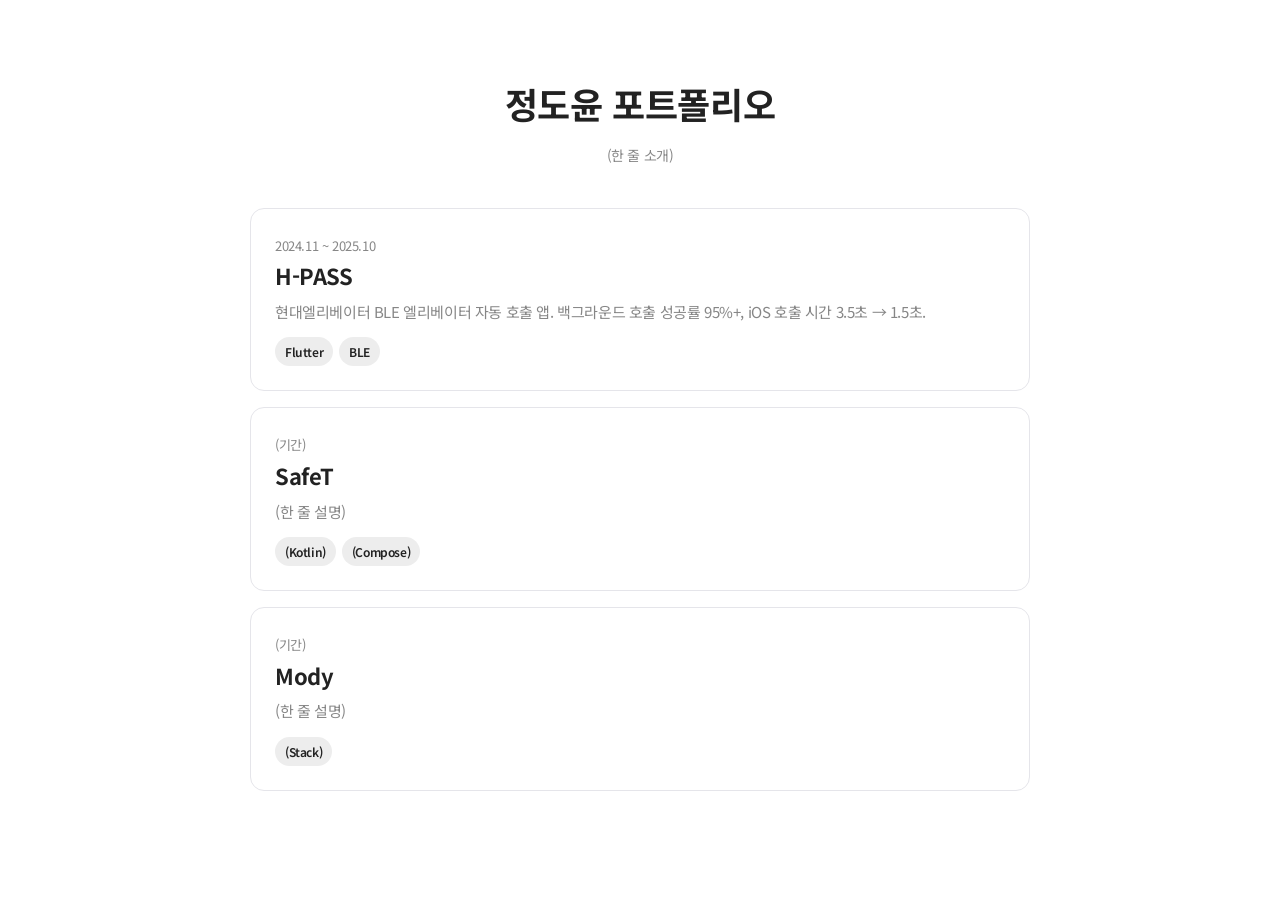
<file: index.html>
<!doctype html>
<html lang="ko">
<head>
<meta charset="utf-8">
<meta name="viewport" content="width=device-width, initial-scale=1">
<title>정도윤 포트폴리오</title>
<link rel="preconnect" href="https://fonts.googleapis.com">
<link href="https://fonts.googleapis.com/css2?family=Noto+Sans+KR:wght@400;500;700&display=swap" rel="stylesheet">
<link rel="stylesheet" href="style.css">
</head>
<body>
<main>

<header class="intro">
  <h1>정도윤 포트폴리오</h1>
  <p>(한 줄 소개)</p>
</header>

<div class="projects">
  <a class="project" href="hpass.html">
    <span class="period">2024.11 ~ 2025.10</span>
    <h2>H-PASS</h2>
    <p>현대엘리베이터 BLE 엘리베이터 자동 호출 앱. 백그라운드 호출 성공률 95%+, iOS 호출 시간 3.5초 → 1.5초.</p>
    <p class="tags"><span>Flutter</span><span>BLE</span></p>
  </a>
  <a class="project" href="safet.html">
    <span class="period">(기간)</span>
    <h2>SafeT</h2>
    <p>(한 줄 설명)</p>
    <p class="tags"><span>(Kotlin)</span><span>(Compose)</span></p>
  </a>
  <a class="project" href="mody.html">
    <span class="period">(기간)</span>
    <h2>Mody</h2>
    <p>(한 줄 설명)</p>
    <p class="tags"><span>(Stack)</span></p>
  </a>
</div>

</main>
</body>
</html>
</file>
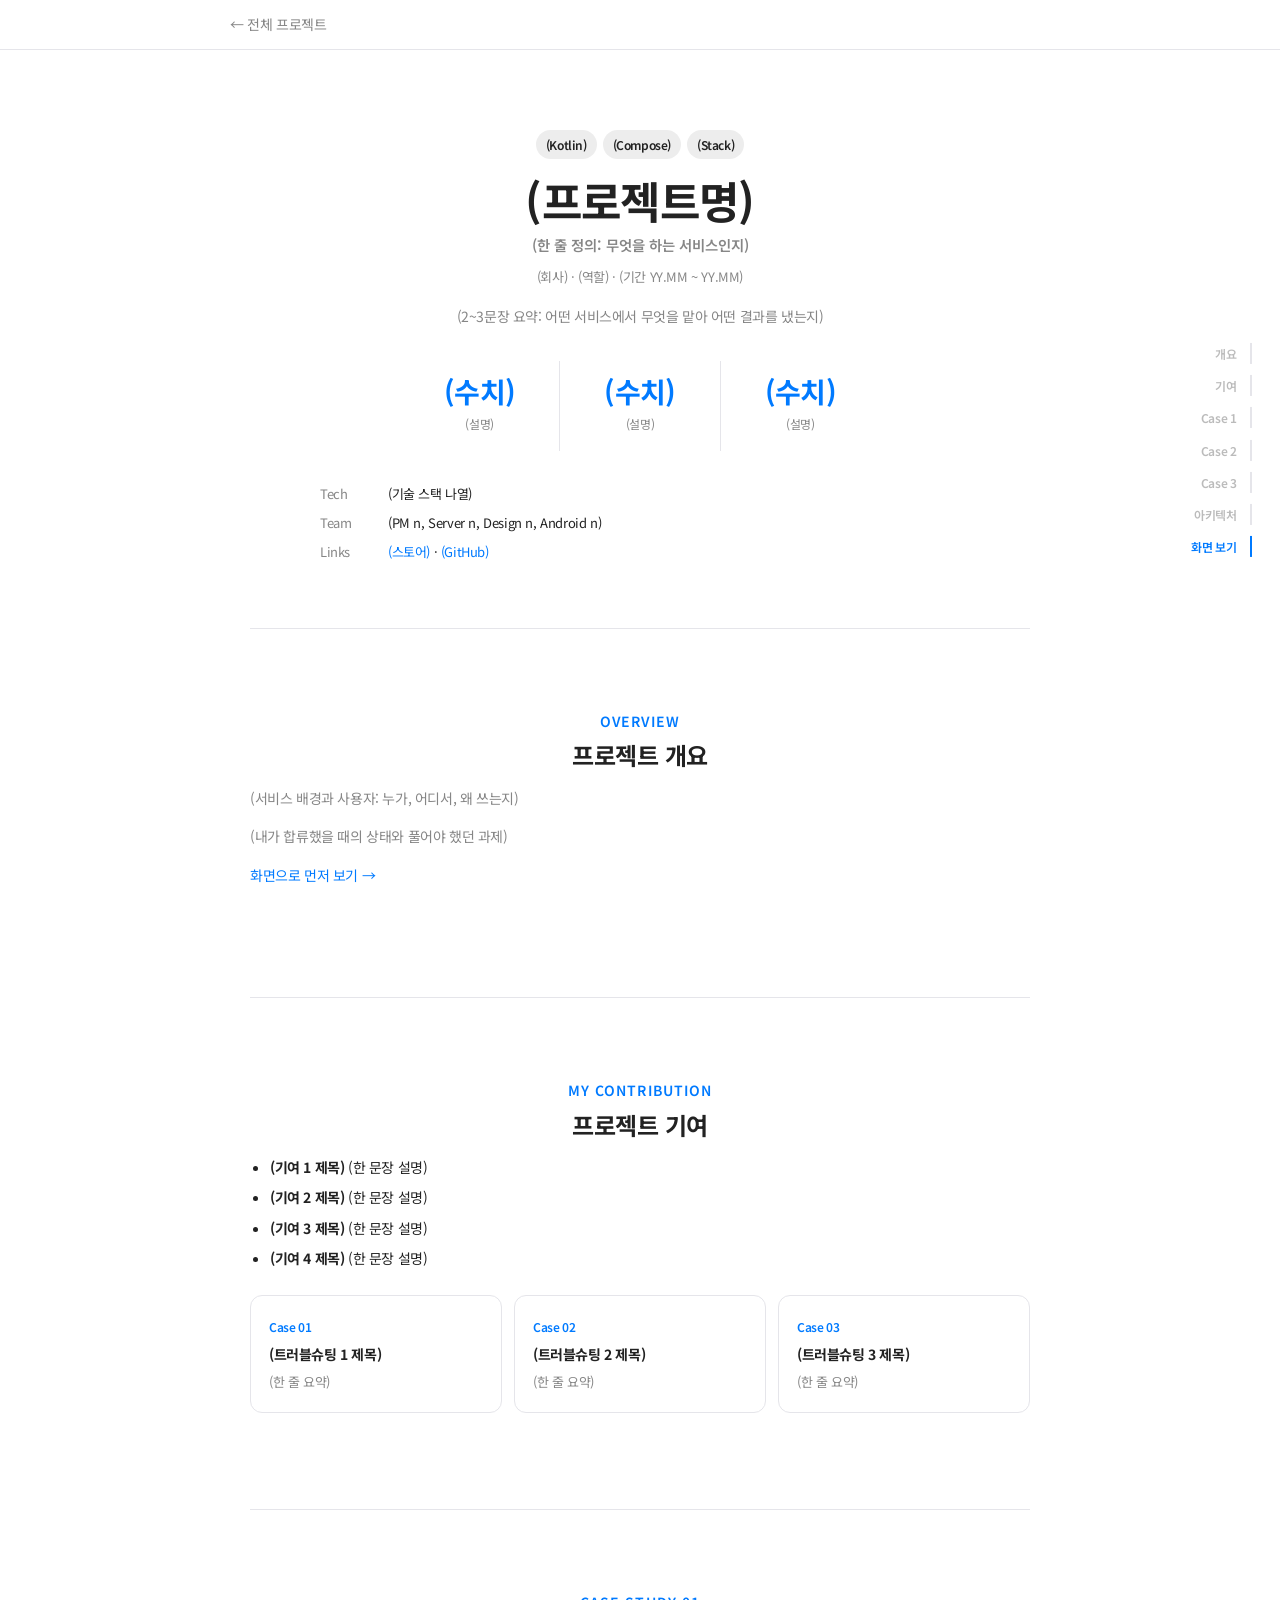
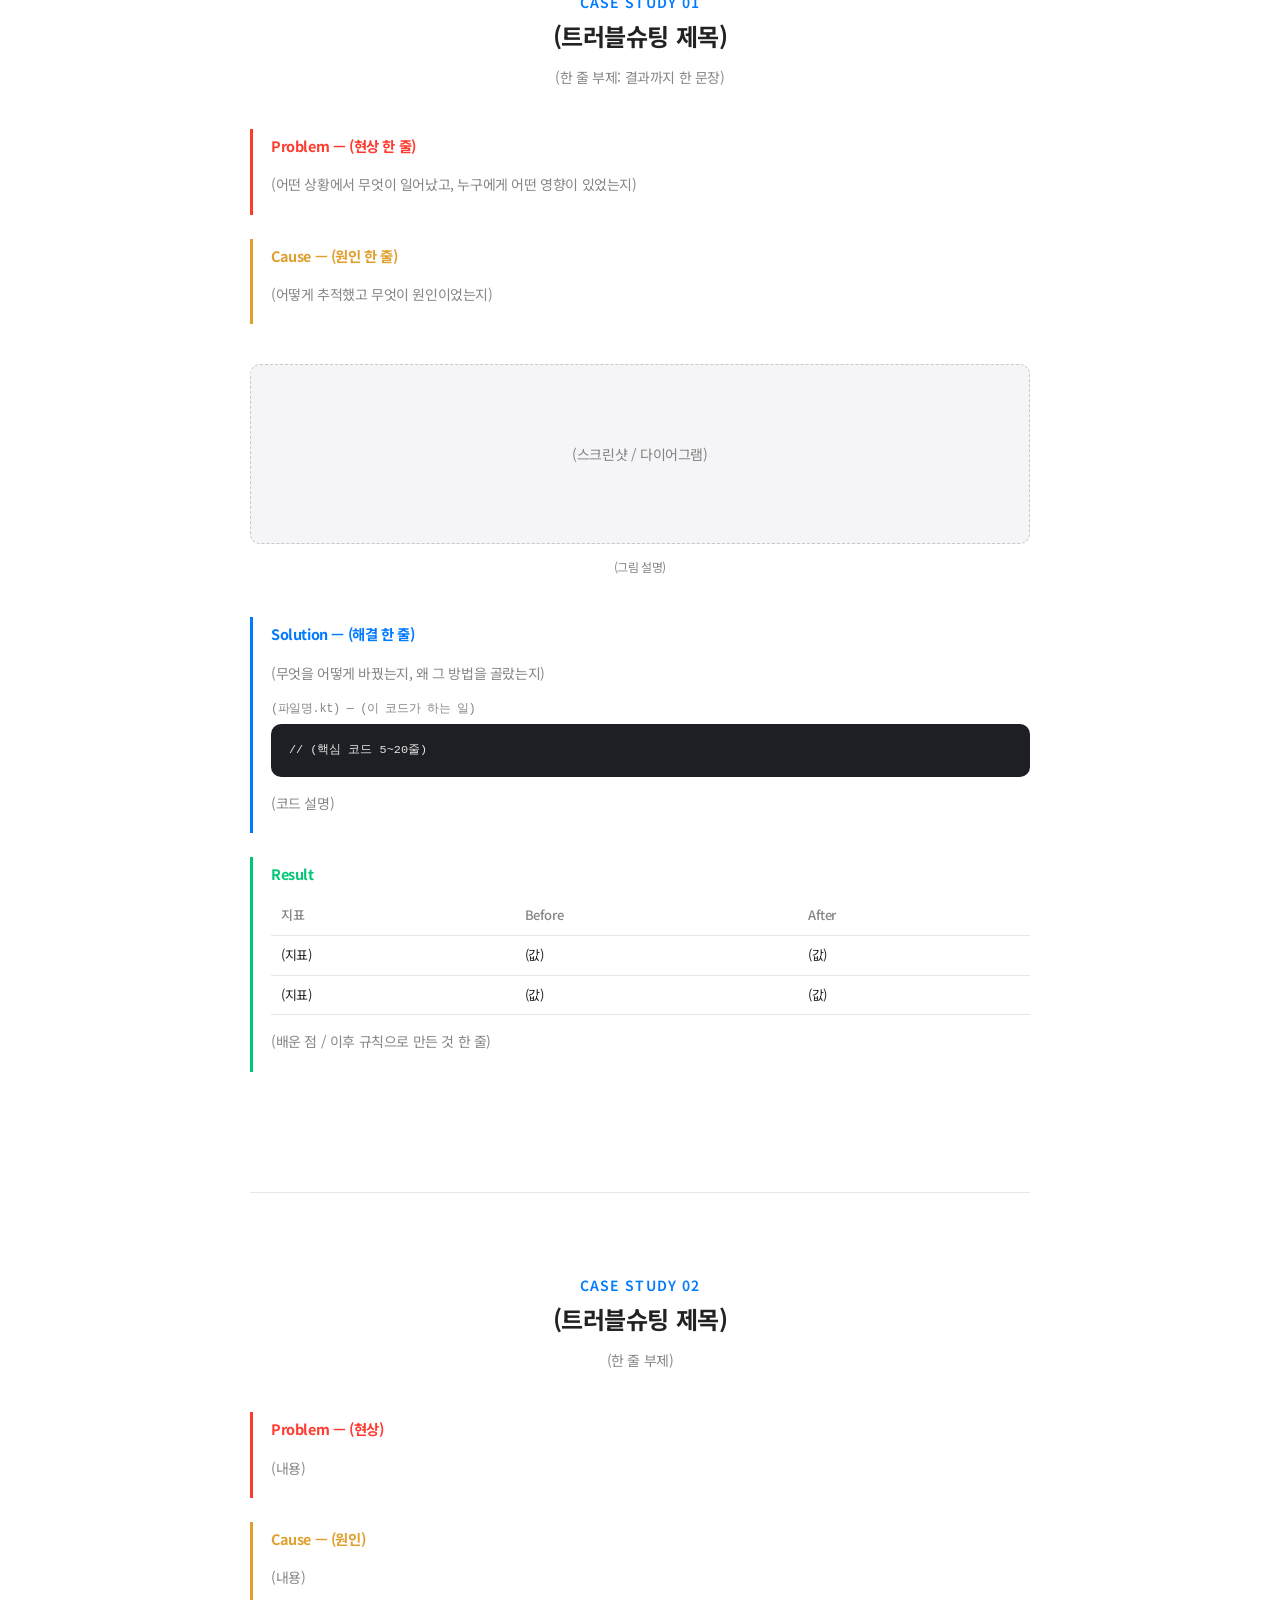
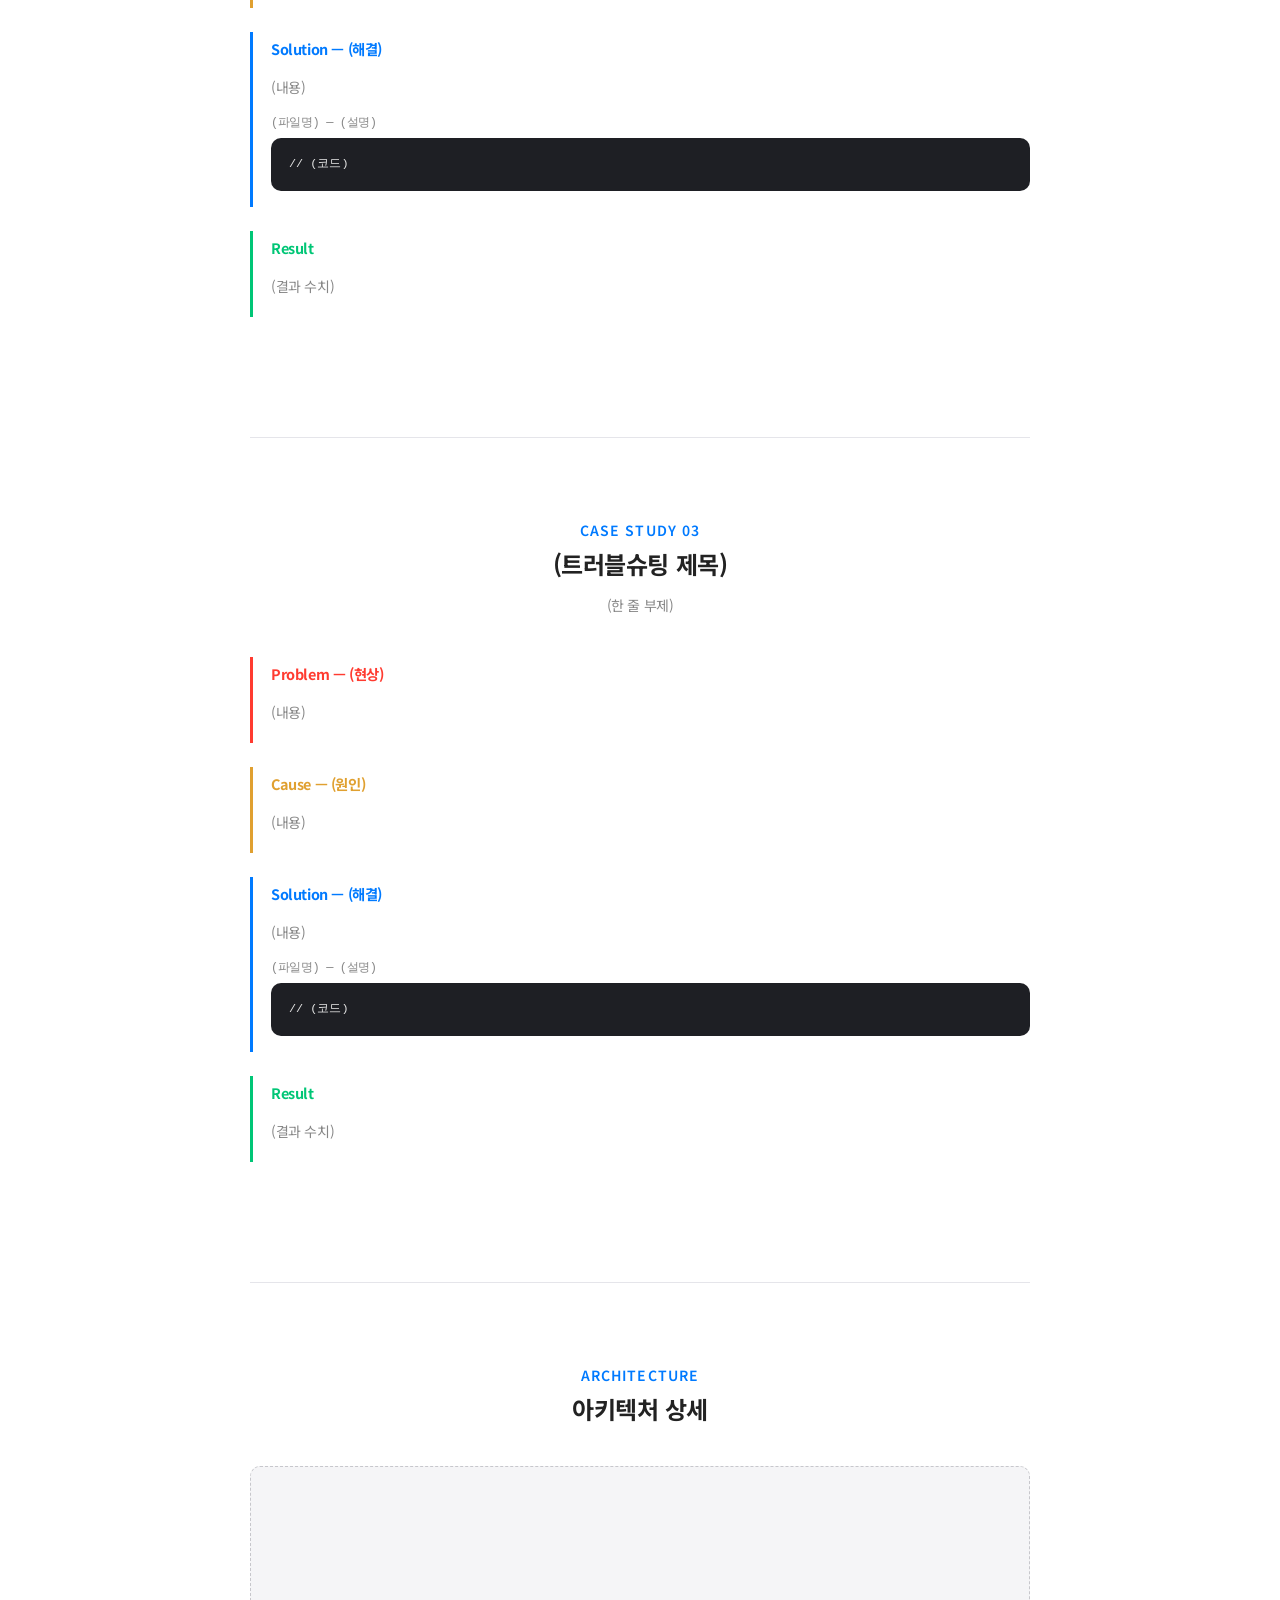
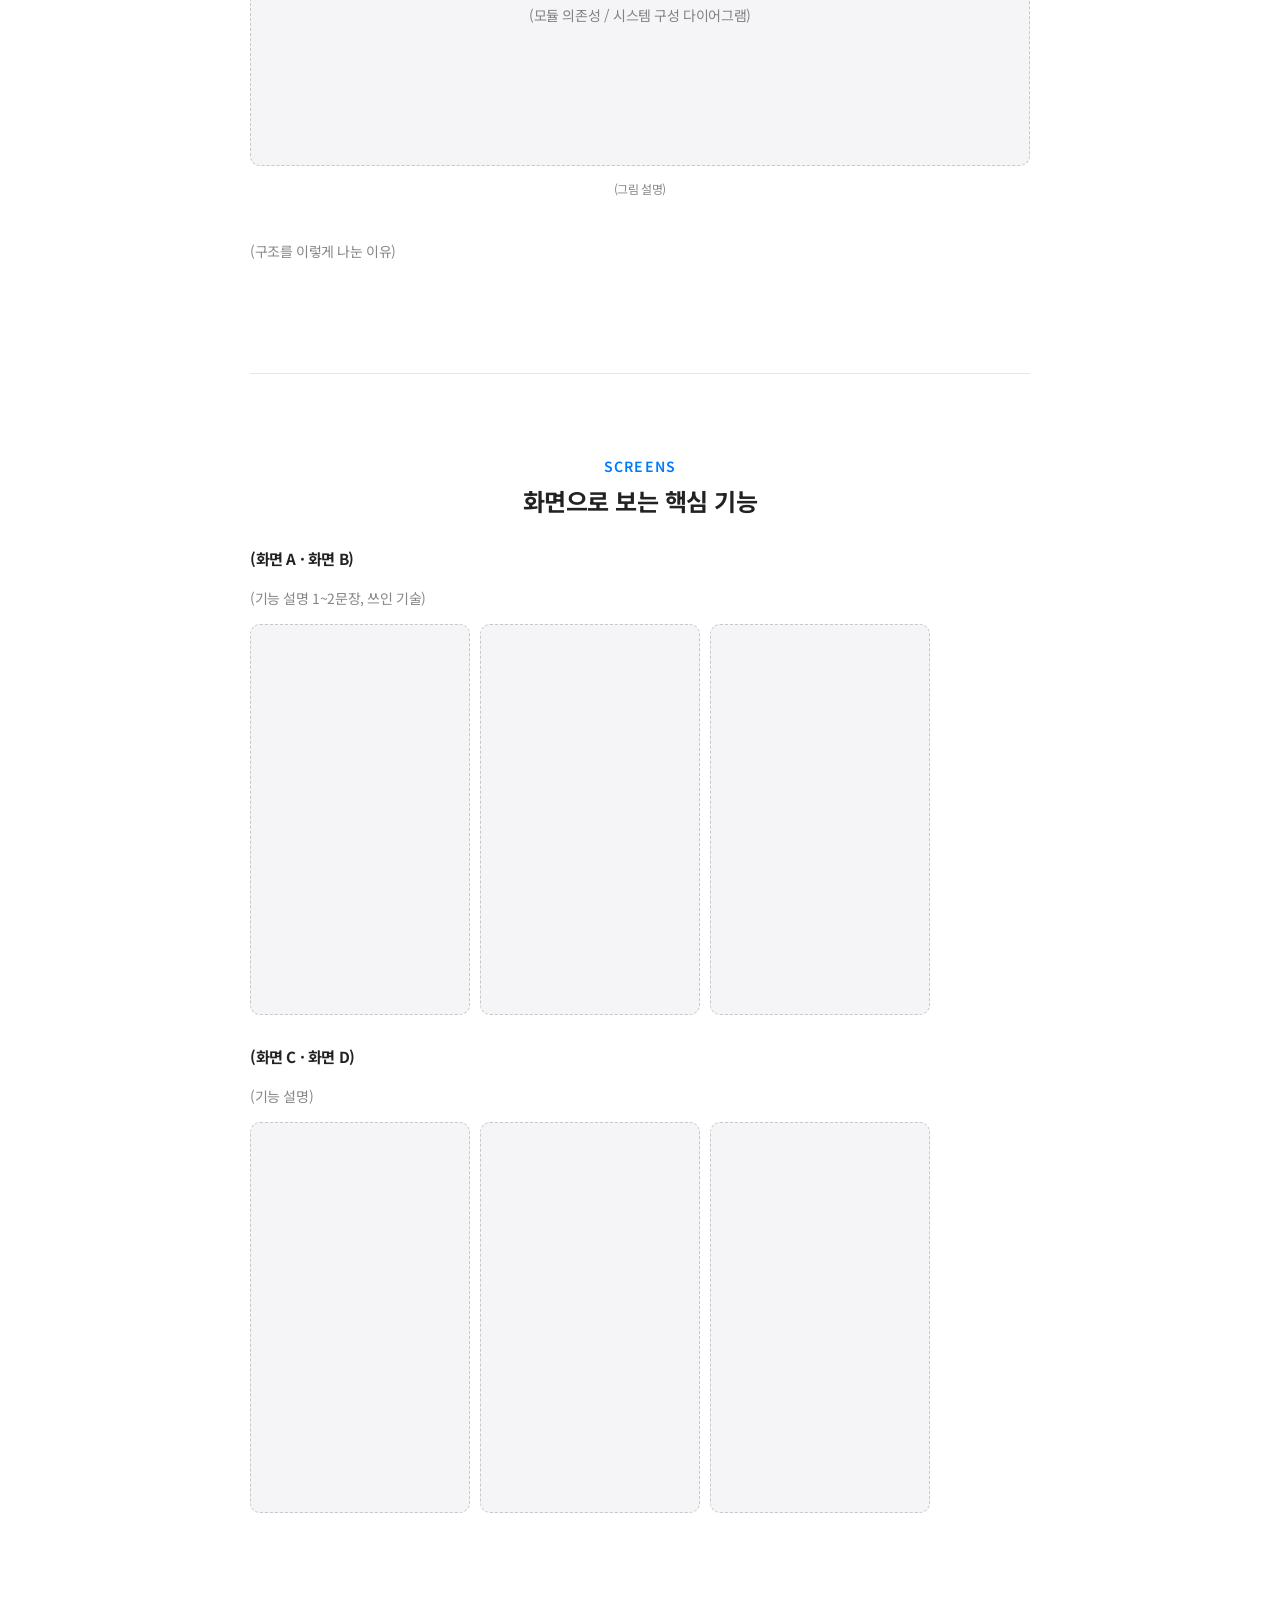
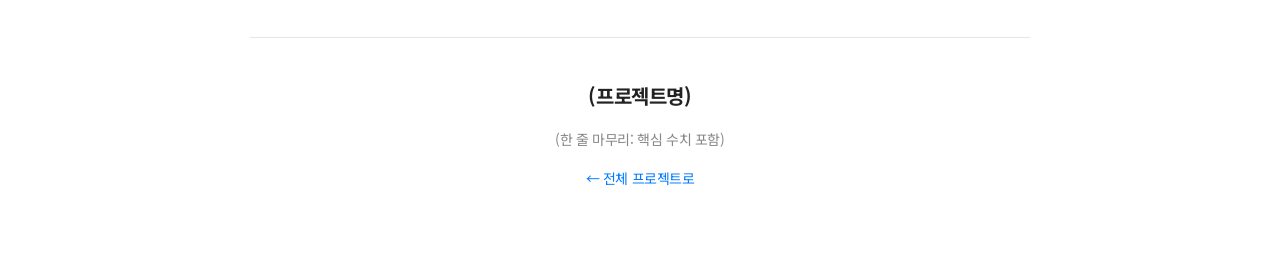
<file: mody.html>
<!doctype html>
<html lang="ko">
<head>
<meta charset="utf-8">
<meta name="viewport" content="width=device-width, initial-scale=1">
<title>(프로젝트명) | 정도윤 포트폴리오</title>
<link rel="preconnect" href="https://fonts.googleapis.com">
<link href="https://fonts.googleapis.com/css2?family=Noto+Sans+KR:wght@400;500;700&display=swap" rel="stylesheet">
<link rel="stylesheet" href="style.css">
</head>
<body>

<nav class="topnav">
  <a href="index.html" class="back">← 전체 프로젝트</a>
  <div class="anchors">
    <a href="#overview">개요</a>
    <a href="#contribution">기여</a>
    <a href="#case-1">Case 1</a>
    <a href="#case-2">Case 2</a>
    <a href="#case-3">Case 3</a>
    <a href="#arch">아키텍처</a>
    <a href="#screens">화면 보기</a>
  </div>
</nav>

<nav class="toc-nav" id="toc-nav">
  <a href="#overview">개요</a>
  <a href="#contribution">기여</a>
  <a href="#case-1">Case 1</a>
  <a href="#case-2">Case 2</a>
  <a href="#case-3">Case 3</a>
  <a href="#arch">아키텍처</a>
  <a href="#screens">화면 보기</a>
</nav>

<main>

<!-- ───────── Hero ───────── -->
<header class="hero">
  <p class="tags"><span>(Kotlin)</span><span>(Compose)</span><span>(Stack)</span></p>
  <h1>(프로젝트명)<br><small>(한 줄 정의: 무엇을 하는 서비스인지)</small></h1>
  <p class="role">(회사) · (역할) · (기간 YY.MM ~ YY.MM)</p>
  <p class="summary">(2~3문장 요약: 어떤 서비스에서 무엇을 맡아 어떤 결과를 냈는지)</p>

  <div class="metrics">
    <div><strong>(수치)</strong><span>(설명)</span></div>
    <div><strong>(수치)</strong><span>(설명)</span></div>
    <div><strong>(수치)</strong><span>(설명)</span></div>
  </div>

  <dl class="facts">
    <dt>Tech</dt><dd>(기술 스택 나열)</dd>
    <dt>Team</dt><dd>(PM n, Server n, Design n, Android n)</dd>
    <dt>Links</dt><dd><a href="#">(스토어)</a> · <a href="#">(GitHub)</a></dd>
  </dl>
</header>

<!-- ───────── Overview ───────── -->
<section id="overview">
  <p class="eyebrow">Overview</p>
  <h2>프로젝트 개요</h2>
  <p>(서비스 배경과 사용자: 누가, 어디서, 왜 쓰는지)</p>
  <p>(내가 합류했을 때의 상태와 풀어야 했던 과제)</p>
  <p><a href="#screens">화면으로 먼저 보기 →</a></p>
</section>

<!-- ───────── Contribution ───────── -->
<section id="contribution">
  <p class="eyebrow">My Contribution</p>
  <h2>프로젝트 기여</h2>
  <ul class="contrib">
    <li><strong>(기여 1 제목)</strong> (한 문장 설명)</li>
    <li><strong>(기여 2 제목)</strong> (한 문장 설명)</li>
    <li><strong>(기여 3 제목)</strong> (한 문장 설명)</li>
    <li><strong>(기여 4 제목)</strong> (한 문장 설명)</li>
  </ul>
  <div class="cards">
    <a class="card" href="#case-1"><span>Case 01</span><strong>(트러블슈팅 1 제목)</strong><p>(한 줄 요약)</p></a>
    <a class="card" href="#case-2"><span>Case 02</span><strong>(트러블슈팅 2 제목)</strong><p>(한 줄 요약)</p></a>
    <a class="card" href="#case-3"><span>Case 03</span><strong>(트러블슈팅 3 제목)</strong><p>(한 줄 요약)</p></a>
  </div>
</section>

<!-- ───────── Case 01 (Case 02·03은 이 블록 복사) ───────── -->
<section id="case-1" class="case">
  <p class="eyebrow">Case Study 01</p>
  <h2>(트러블슈팅 제목)</h2>
  <p class="sub">(한 줄 부제: 결과까지 한 문장)</p>

  <div class="block problem">
    <h3>Problem — (현상 한 줄)</h3>
    <p>(어떤 상황에서 무엇이 일어났고, 누구에게 어떤 영향이 있었는지)</p>
  </div>

  <div class="block cause">
    <h3>Cause — (원인 한 줄)</h3>
    <p>(어떻게 추적했고 무엇이 원인이었는지)</p>
  </div>

  <figure>
    <div class="ph">(스크린샷 / 다이어그램)</div>
    <figcaption>(그림 설명)</figcaption>
  </figure>

  <div class="block solution">
    <h3>Solution — (해결 한 줄)</h3>
    <p>(무엇을 어떻게 바꿨는지, 왜 그 방법을 골랐는지)</p>
    <p class="codecap">(파일명.kt) — (이 코드가 하는 일)</p>
<pre><code>// (핵심 코드 5~20줄)</code></pre>
    <p>(코드 설명)</p>
  </div>

  <div class="block result">
    <h3>Result</h3>
    <table>
      <thead><tr><th>지표</th><th>Before</th><th>After</th></tr></thead>
      <tbody>
        <tr><td>(지표)</td><td>(값)</td><td>(값)</td></tr>
        <tr><td>(지표)</td><td>(값)</td><td>(값)</td></tr>
      </tbody>
    </table>
    <p>(배운 점 / 이후 규칙으로 만든 것 한 줄)</p>
  </div>
</section>

<section id="case-2" class="case">
  <p class="eyebrow">Case Study 02</p>
  <h2>(트러블슈팅 제목)</h2>
  <p class="sub">(한 줄 부제)</p>
  <div class="block problem"><h3>Problem — (현상)</h3><p>(내용)</p></div>
  <div class="block cause"><h3>Cause — (원인)</h3><p>(내용)</p></div>
  <div class="block solution"><h3>Solution — (해결)</h3><p>(내용)</p>
    <p class="codecap">(파일명) — (설명)</p>
<pre><code>// (코드)</code></pre>
  </div>
  <div class="block result"><h3>Result</h3><p>(결과 수치)</p></div>
</section>

<section id="case-3" class="case">
  <p class="eyebrow">Case Study 03</p>
  <h2>(트러블슈팅 제목)</h2>
  <p class="sub">(한 줄 부제)</p>
  <div class="block problem"><h3>Problem — (현상)</h3><p>(내용)</p></div>
  <div class="block cause"><h3>Cause — (원인)</h3><p>(내용)</p></div>
  <div class="block solution"><h3>Solution — (해결)</h3><p>(내용)</p>
    <p class="codecap">(파일명) — (설명)</p>
<pre><code>// (코드)</code></pre>
  </div>
  <div class="block result"><h3>Result</h3><p>(결과 수치)</p></div>
</section>

<!-- ───────── Architecture ───────── -->
<section id="arch">
  <p class="eyebrow">Architecture</p>
  <h2>아키텍처 상세</h2>
  <figure>
    <div class="ph tall">(모듈 의존성 / 시스템 구성 다이어그램)</div>
    <figcaption>(그림 설명)</figcaption>
  </figure>
  <p>(구조를 이렇게 나눈 이유)</p>
</section>

<!-- ───────── Screens ───────── -->
<section id="screens">
  <p class="eyebrow">Screens</p>
  <h2>화면으로 보는 핵심 기능</h2>
  <div class="feature">
    <h3>(화면 A · 화면 B)</h3>
    <p>(기능 설명 1~2문장, 쓰인 기술)</p>
    <div class="thumbs"><div class="ph"></div><div class="ph"></div><div class="ph"></div></div>
  </div>
  <div class="feature">
    <h3>(화면 C · 화면 D)</h3>
    <p>(기능 설명)</p>
    <div class="thumbs"><div class="ph"></div><div class="ph"></div><div class="ph"></div></div>
  </div>
</section>

<footer>
  <strong>(프로젝트명)</strong>
  <p>(한 줄 마무리: 핵심 수치 포함)</p>
  <a href="index.html">← 전체 프로젝트로</a>
</footer>

</main>
<script src="toc.js"></script>
</body>
</html>
</file>
<file: style.css>
:root {
  --text: #222222;
  --muted: rgba(34,34,34,.55);
  --line: #e5e5ea;
  --bg: #ffffff;
  --soft: #f5f5f7;
  --accent: #007AFF;
  --code-bg: #1e1f24;
  --code-text: #e6e6e6;
  --problem: #FF3B30;
  --cause: #e0a030;
  --solution: #007AFF;
  --result: #00C676;
}

* { box-sizing: border-box; }
html { scroll-behavior: smooth; }
body {
  margin: 0;
  background: var(--bg);
  color: var(--text);
  font-family: "Noto Sans KR", "Apple SD Gothic Neo", "Noto Sans KR", system-ui, sans-serif;
  font-size: 14px;
  line-height: 1.75;
  letter-spacing: -0.025rem;
  word-break: keep-all;
  overflow-wrap: break-word;
}
a { color: var(--accent); text-decoration: none; }
a:hover { text-decoration: underline; }

/* 상단 내비 */
.topnav {
  position: sticky; top: 0; z-index: 10;
  display: flex; gap: 24px; align-items: center;
  padding: 12px max(16px, calc((100% - 820px) / 2));
  background: rgba(255,255,255,.92);
  backdrop-filter: blur(8px);
  border-bottom: 1px solid var(--line);
  font-size: 14px;
}
.topnav .back { color: var(--muted); white-space: nowrap; }
.topnav .anchors { display: flex; gap: 16px; overflow-x: auto; }
.topnav .anchors a { color: var(--text); white-space: nowrap; }

main { max-width: 820px; margin: 0 auto; padding: 0 20px 80px; }
section { padding: 5rem 0 6rem; border-top: 1px solid var(--line); }
section p, .block li { color: var(--muted); }
section strong { color: var(--text); }

/* Hero */
.hero { padding: 5rem 0 4rem; text-align: center; }
.hero .tags { justify-content: center; }
.hero .facts { text-align: left; }
.tags { display: flex; flex-wrap: wrap; gap: 6px; margin: 0 0 16px; }
.tags span { font-size: 12px; font-weight: 600; padding: 4px 10px; border-radius: 999px; background: rgba(34,34,34,.08); color: var(--text); }
.hero h1 { font-size: clamp(2rem, 8vw, 2.75rem); line-height: 1.15; letter-spacing: -0.04rem; margin: 0 0 12px; }
.hero h1 small { display: block; font-size: 0.9rem; font-weight: 600; letter-spacing: 0; color: var(--muted); margin-top: 12px; }
.role { font-size: 13px; color: var(--muted); margin: 0 0 16px; }
.summary { font-size: 14px; color: var(--muted); max-width: 700px; margin: 0 auto; }
.metrics { display: flex; max-width: 480px; margin: 2rem auto; }
.metrics div { flex: 1; text-align: center; padding: 1rem .5rem; border-right: 1px solid var(--line); }
.metrics div:last-child { border-right: none; }
.metrics strong { display: block; font-size: 1.75rem; color: var(--accent); line-height: 1; letter-spacing: -0.04rem; margin-bottom: .375rem; white-space: nowrap; }
.metrics span { font-size: 12px; color: var(--muted); }
.facts { display: grid; grid-template-columns: 56px 1fr; gap: 6px 12px; max-width: 640px; margin: 0 auto; font-size: 13px; }
.facts dt { color: var(--muted); }
.facts dd { margin: 0; }

/* 공통 제목 */
.eyebrow { margin: 0 0 .375rem; font-size: 14px; font-weight: 600; letter-spacing: .08em; text-transform: uppercase; color: var(--accent); text-align: center; }
h2 { font-size: 1.5rem; margin: 0 0 .75rem; line-height: 1.35; letter-spacing: -0.03rem; text-align: center; }
.sub { font-size: 14px; color: var(--muted); text-align: center; margin: 0 0 2.5rem; }

/* 기여 */
.contrib { padding-left: 20px; }
.contrib li { margin-bottom: 6px; }
.cards { display: grid; grid-template-columns: repeat(auto-fit, minmax(220px, 1fr)); gap: 12px; margin-top: 24px; }
.card { display: block; border: 1px solid var(--line); border-radius: 12px; padding: 18px; color: var(--text); }
.card:hover { border-color: var(--accent); text-decoration: none; }
.card span { font-size: 12px; color: var(--accent); font-weight: 600; }
.card strong { display: block; margin: 4px 0; }
.card p { margin: 0; font-size: 13px; color: var(--muted); }

/* Case 블록 */
.block { border-left: 3px solid var(--line); padding: 4px 0 4px 18px; margin: 24px 0; }
.block h3 { font-size: 0.9rem; margin: 0 0 .6rem; }
.problem { border-color: var(--problem); }
.problem h3 { color: var(--problem); }
.cause { border-color: var(--cause); }
.cause h3 { color: var(--cause); }
.solution { border-color: var(--solution); }
.solution h3 { color: var(--solution); }
.result { border-color: var(--result); }
.result h3 { color: var(--result); }

table { width: 100%; border-collapse: collapse; font-size: 13px; margin: 8px 0 12px; }
th, td { text-align: left; padding: 8px 10px; border-bottom: 1px solid var(--line); }
th { color: var(--muted); font-weight: 500; }

.codecap { font-size: 12px; color: var(--muted); margin-bottom: 4px; font-family: ui-monospace, Menlo, monospace; }
pre {
  background: var(--code-bg); color: var(--code-text);
  border-radius: 10px; padding: 16px 18px; overflow-x: auto;
  font-size: 0.74rem; line-height: 1.75; margin: 0 0 12px; white-space: pre; letter-spacing: 0;
}
code { font-family: ui-monospace, "JetBrains Mono", Menlo, monospace; }

figure { margin: 24px 0; }
figure img { width: 100%; border-radius: 10px; border: 1px solid var(--line); }
figcaption { font-size: 12px; color: var(--muted); margin-top: 6px; }
.ph { background: var(--soft); border: 1px dashed #c7c7cc; border-radius: 10px; min-height: 180px; display: flex; align-items: center; justify-content: center; color: var(--muted); font-size: 14px; }
.ph.tall { min-height: 300px; }

/* 화면 */
.feature { margin: 28px 0; }
.feature h3 { font-size: 0.95rem; margin: 0 0 4px; }
.thumbs { display: grid; grid-template-columns: repeat(3, minmax(0, 220px)); gap: 10px; margin-top: 12px; }
.thumbs .ph, .thumbs img { aspect-ratio: 9 / 16; min-height: 0; width: 100%; object-fit: cover; border-radius: 10px; }

footer { border-top: 1px solid var(--line); padding: 40px 0 0; text-align: center; color: var(--muted); }
footer strong { display: block; font-size: 20px; color: var(--text); }

/* 첫 페이지 */
.intro { padding: 72px 0 40px; text-align: center; }
.intro h1 { font-size: 36px; margin: 0 0 8px; }
.intro p { color: var(--muted); margin: 0; }
.projects { display: grid; grid-template-columns: 1fr; gap: 16px; }
.project { display: block; border: 1px solid var(--line); border-radius: 14px; padding: 24px; color: var(--text); }
.project:hover { border-color: var(--accent); text-decoration: none; }
.project .period { font-size: 13px; color: var(--muted); }
.project h2 { text-align: left; font-size: 22px; margin: 4px 0 8px; }
.project p { margin: 0 0 12px; font-size: 15px; color: var(--muted); }
.project .tags { margin: 0; }
.project.small { padding: 18px 24px; }
.project.small h2 { font-size: 18px; }

/* 인쇄(PDF): Case 하나 = A4 한 쪽 */
@media print {
  @page { size: A4; margin: 16mm 14mm; }
  body { font-size: 10.5pt; line-height: 1.65; }
  .topnav { display: none; }
  main { max-width: none; padding: 0; }
  section { padding: 0 0 8mm; border-top: none; }
  .case, #arch, #screens { break-before: page; }
  .block, figure, pre, table, .card, .metrics div { break-inside: avoid; }
  .hero { padding: 0 0 4mm; }
  .metrics { margin: 4mm 0; }
  .metrics div { padding: 10px 14px; }
  .cards { break-inside: avoid; margin-top: 4mm; }
  .contrib li { margin-bottom: 2px; }
  #overview a[href="#screens"] { display: none; }
  .hero h1 { font-size: 26pt; }
  h2 { font-size: 18pt; }
  a { color: var(--text); }
  pre { white-space: pre-wrap; }
  .project { break-inside: avoid; }
}

@media (max-width: 600px) {
  h2 { font-size: 1.35rem; }
  .topnav { gap: 12px; }
}

/* 오른쪽 고정 목차 (넓은 화면) */
.toc-nav {
  position: fixed; top: 50%; right: 28px; transform: translateY(-50%);
  z-index: 40; display: none; flex-direction: column; gap: 0.7rem; padding: 1rem 0;
}
.toc-nav a {
  font-size: 12px; font-weight: 600; color: rgba(29,29,31,.3);
  padding-right: 0.85rem; border-right: 2px solid var(--line);
  text-align: right; white-space: nowrap; transition: color .15s, border-color .15s;
}
.toc-nav a:hover { color: var(--text); text-decoration: none; }
.toc-nav a.active { color: var(--accent); border-right-color: var(--accent); }
@media (min-width: 1100px) {
  .toc-nav { display: flex; }
  .topnav .anchors { display: none; }
}
@media print { .toc-nav { display: none !important; } }

/* 본문 안 인라인 코드 */
p code, li code { font-family: ui-monospace, "SF Mono", Menlo, monospace; font-size: .78rem; color: var(--accent); background: rgba(0,122,255,.08); padding: 1px 5px; border-radius: 4px; }

/* 호출 경로 다이어그램 */
.flow { display: grid; grid-template-columns: 1fr 1fr; gap: 14px; }
.flow-col { border: 1px solid var(--line); border-radius: 12px; padding: 16px 14px 18px; background: var(--soft); }
.flow-col > .label { font-size: 12px; font-weight: 700; letter-spacing: .08em; text-transform: uppercase; margin: 0 0 12px; text-align: center; }
.flow-col.before > .label { color: var(--problem); }
.flow-col.after > .label { color: var(--solution); }
.step { position: relative; }
.step + .step { margin-top: 26px; }
.step + .step::before { content: ""; position: absolute; left: 50%; top: -22px; height: 14px; border-left: 2px solid #c7c7cc; }
.step + .step::after { content: ""; position: absolute; left: calc(50% - 5px); top: -9px; border: 5px solid transparent; border-top: 6px solid #c7c7cc; border-bottom: 0; }
.step.cut::before { border-left: 2px dashed var(--problem); }
.step.cut::after { border-top-color: var(--problem); }
.flow-col.after .step + .step::before { border-left-color: var(--solution); }
.flow-col.after .step + .step::after { border-top-color: var(--solution); }
.node { background: var(--bg); border: 1px solid var(--line); border-radius: 8px; padding: 8px 10px; text-align: center; font-size: 12.5px; line-height: 1.45; color: var(--text); }
.node b { display: block; font-weight: 700; }
.node small { display: block; font-size: 11.5px; color: var(--muted); }
.node .x { display: block; font-size: 11.5px; color: var(--problem); font-weight: 600; margin-top: 2px; }
.node .ok { display: block; font-size: 11.5px; color: var(--solution); font-weight: 600; margin-top: 2px; }
.node.bad { border-color: rgba(255,59,48,.45); }
.node.fail { border-style: dashed; color: var(--muted); }
.node.key { border-color: var(--solution); }
.node.done { border-color: var(--result); background: rgba(0,198,118,.06); }
.node.done b { color: var(--result); }
.step.pair { display: grid; grid-template-columns: 1fr 1fr; gap: 6px; }
@media (max-width: 600px) { .flow { grid-template-columns: 1fr; } }

/* 코드 하이라이트: pre 배경 유지 */
pre code.hljs { background: transparent; padding: 0; }

/* 실제 캡처는 원본 비율 유지 */
.thumbs { align-items: start; }
.thumbs img { aspect-ratio: auto; height: auto; object-fit: contain; border: 1px solid var(--line); }

/* 아키텍처 다이어그램 */
.arch { display: grid; grid-template-columns: 1fr 96px 1.35fr; align-items: center; }
.arch-col { border: 1px solid var(--line); border-radius: 12px; padding: 16px 14px 18px; background: var(--soft); align-self: stretch; }
.arch-col > .label { font-size: 12px; font-weight: 700; letter-spacing: .08em; text-transform: uppercase; margin: 0 0 12px; text-align: center; color: var(--text); }
.arch-col.bg > .label { color: var(--solution); }
.arch-col.bg { border-color: rgba(0,122,255,.35); background: rgba(0,122,255,.04); }
.arch-col.bg .step + .step::before { border-left-color: var(--solution); }
.arch-col.bg .step + .step::after { border-top-color: var(--solution); }
.row3 { display: grid; grid-template-columns: repeat(3, 1fr); gap: 6px; }
.row3 span { background: var(--bg); border: 1px solid var(--line); border-radius: 8px; padding: 8px 4px; text-align: center; font-size: 12px; font-weight: 600; }
.states { display: flex; justify-content: center; align-items: center; flex-wrap: wrap; gap: 4px; margin: 6px 0 4px; }
.states span { font-size: 11.5px; font-weight: 600; padding: 3px 10px; border-radius: 999px; background: rgba(0,122,255,.1); color: var(--solution); }
.states i { font-style: normal; color: var(--muted); font-size: 12px; }
.arch-link { display: flex; flex-direction: column; align-items: center; gap: 4px; font-size: 11.5px; color: var(--muted); text-align: center; padding: 0 6px; }
.arch-link .to, .arch-link .from { font-weight: 700; color: var(--solution); font-family: ui-monospace, Menlo, monospace; }
.arch-link .lbl { line-height: 1.35; }
.arch-bottom { margin: 0 0 0 calc((100% - 96px) / 2.35 + 96px); }
.arch-bottom > .step:first-child { margin-top: 26px; }
.arch-bottom > .step:first-child::before { content: ""; position: absolute; left: 50%; top: -22px; height: 14px; border-left: 2px dashed #c7c7cc; }
.arch-bottom > .step:first-child::after { content: ""; position: absolute; left: calc(50% - 5px); top: -9px; border: 5px solid transparent; border-top: 6px solid #c7c7cc; border-bottom: 0; }
.node.native { border-style: dashed; }
.node.hw { background: var(--soft); }
@media (max-width: 600px) {
  .arch { grid-template-columns: 1fr; }
  .arch-link { flex-direction: row; justify-content: center; padding: 10px 0; }
  .arch-bottom { margin-left: 0; }
}

/* 그림 ↔ 본문 간격 */
figure { margin: 2.5rem 0; }
figcaption { margin-top: 12px; text-align: center; }
</file>
